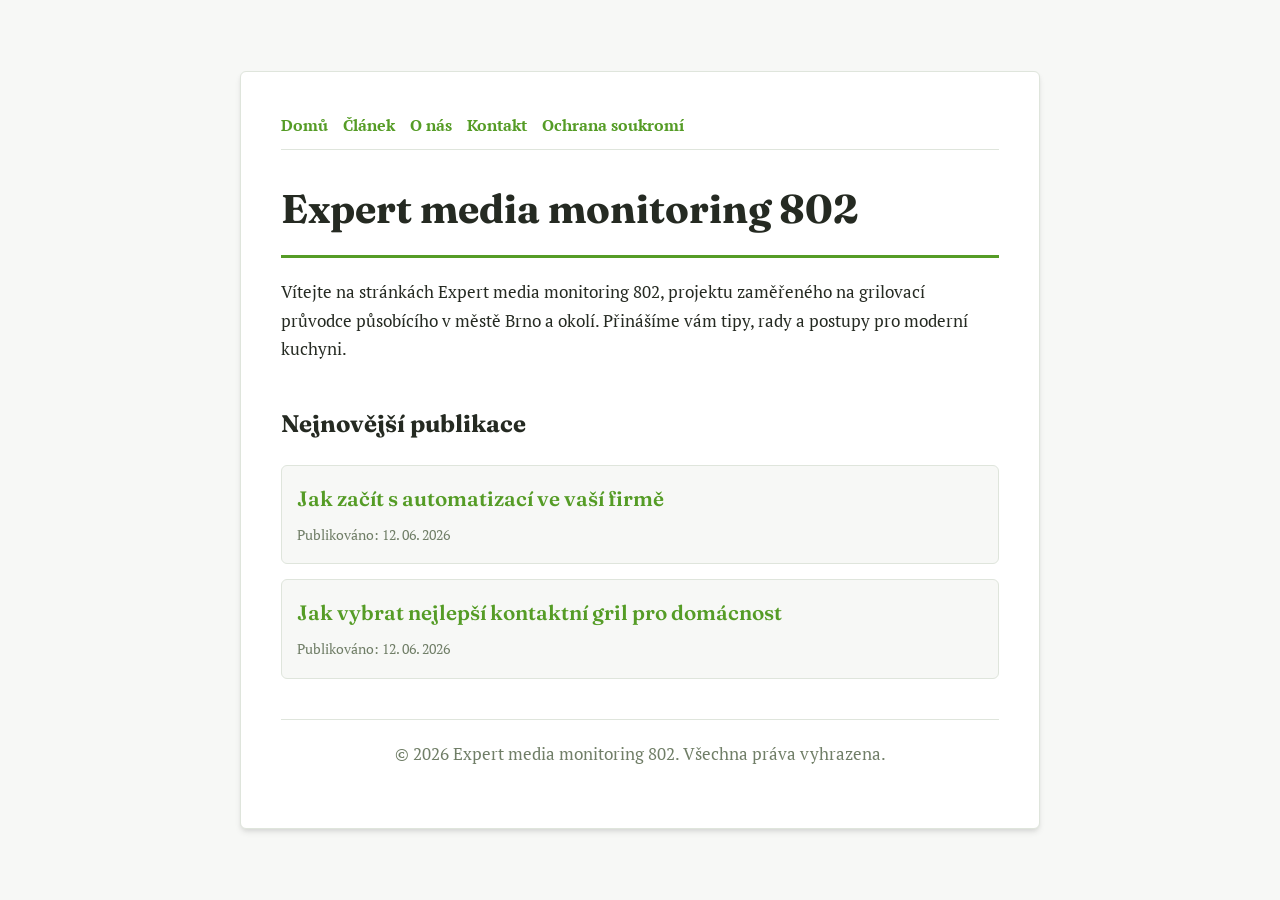
<file: index.html>
<!DOCTYPE html>
<html lang="cs">
<head>
    <meta charset="UTF-8">
    <meta name="viewport" content="width=device-width, initial-scale=1.0">
    <title>Expert media monitoring 802 | Grilovací průvodce - Brno</title>
    <meta name="description" content="Vítejte na stránkách Expert media monitoring 802, projektu zaměřeného na grilovací průvodce působícího v městě Brno a okolí. Přinášíme vám tipy, rady a postupy pro moderní kuchyni.">
    <meta name="geo.region" content="CZ" />
    <meta name="geo.placename" content="Brno" />
    <meta name="geo.position" content="49.1951;16.6068" />
    <meta name="ICBM" content="49.1951, 16.6068" />
    <link rel="stylesheet" href="style.css">
    <script type="application/ld+json">
{
  "@context": "https://schema.org",
  "@type": "LocalBusiness",
  "name": "Expert media monitoring 802",
  "url": "https://expert-media-monitoring-802.github.io",
  "telephone": "+420 541 555 456",
  "address": {
    "@type": "PostalAddress",
    "addressLocality": "Brno",
    "addressRegion": "Jihomoravský",
    "postalCode": "602 00",
    "addressCountry": "CZ"
  },
  "geo": {
    "@type": "GeoCoordinates",
    "latitude": 49.1951,
    "longitude": 16.6068
  }
}
</script>
</head>
<body>
    
        <div class="container" style="max-width: 800px;">
            <nav style="display: flex; gap: 15px; margin-bottom: 25px; border-bottom: 1px solid var(--border-color); padding-bottom: 10px; overflow-x: auto; flex-wrap: wrap;">
            <a href="index.html">Domů</a>
            <a href="jak-zacit-s-automatizaci-ve-vasi-firme.html">Článek</a>
            <a href="about.html">O nás</a>
            <a href="contact.html">Kontakt</a>
            <a href="privacy.html">Ochrana soukromí</a>
        </nav>
            <h1>Expert media monitoring 802</h1>
            <p>Vítejte na stránkách Expert media monitoring 802, projektu zaměřeného na grilovací průvodce působícího v městě Brno a okolí. Přinášíme vám tipy, rady a postupy pro moderní kuchyni.</p>
            <h2 style="margin-top: 40px;">Nejnovější publikace</h2>
            <ul style="list-style-type: none; padding-left: 0;">
                <li style="background: var(--bg-color); padding: 15px; border-radius: var(--border-radius); border: 1px solid var(--border-color); margin-bottom: 15px;">
                <h3 style="margin-bottom: 5px; font-size: 1.3rem;"><a href="jak-zacit-s-automatizaci-ve-vasi-firme.html">Jak začít s automatizací ve vaší firmě</a></h3>
                <span style="font-size:0.85rem; color: var(--muted-text)">Publikováno: 12. 06. 2026</span>
            </li>
<li style="background: var(--bg-color); padding: 15px; border-radius: var(--border-radius); border: 1px solid var(--border-color); margin-bottom: 15px;">
                <h3 style="margin-bottom: 5px; font-size: 1.3rem;"><a href="jak-vybrat-nejlepsi-kontaktni-gril-pro-domacnost.html">Jak vybrat nejlepší kontaktní gril pro domácnost</a></h3>
                <span style="font-size:0.85rem; color: var(--muted-text)">Publikováno: 12. 06. 2026</span>
            </li>

            </ul>
            <footer>
                <p>&copy; 2026 Expert media monitoring 802. Všechna práva vyhrazena.</p>
            </footer>
        </div>
        
</body>
</html>
</file>
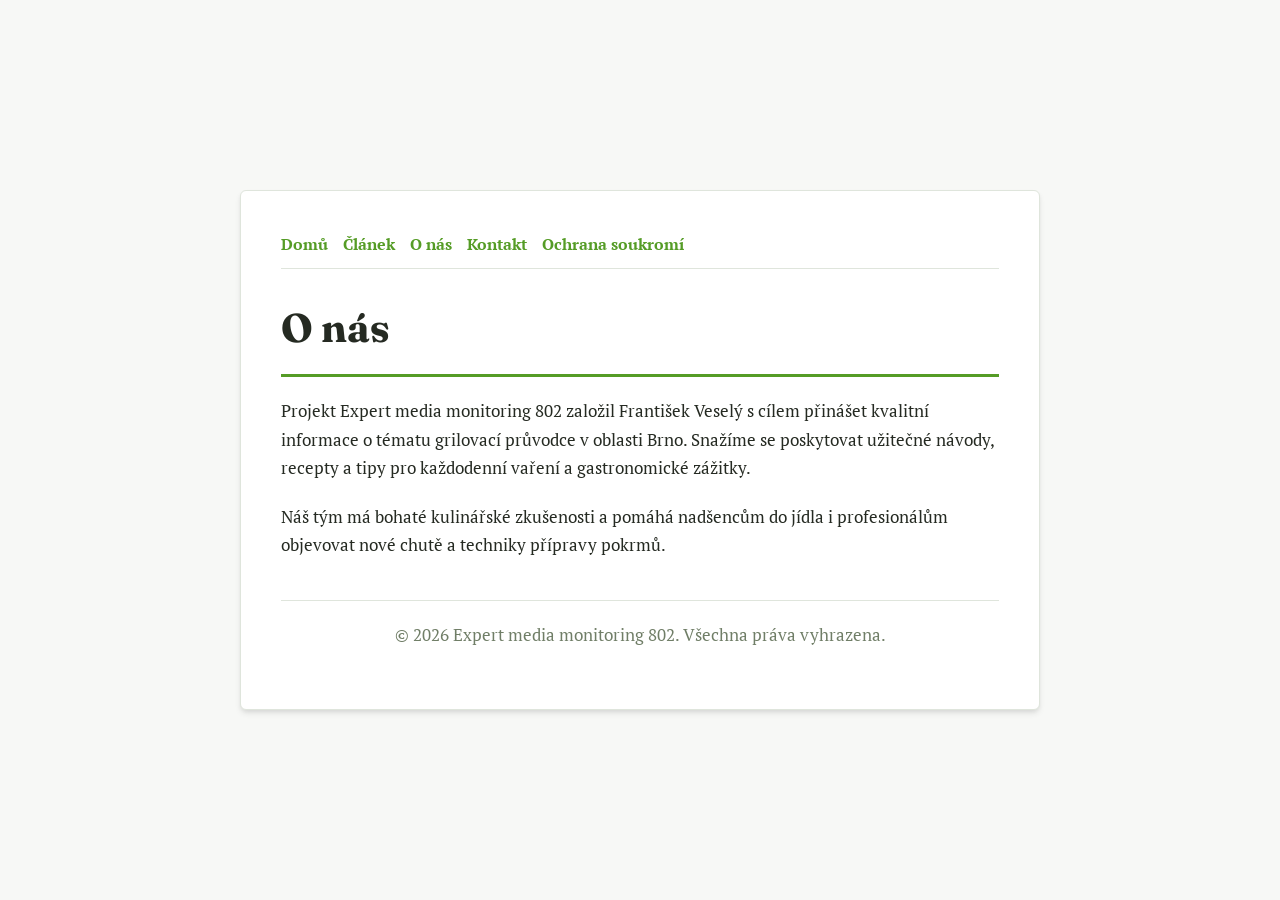
<file: about.html>
<!DOCTYPE html>
<html lang="cs">
<head>
    <meta charset="UTF-8">
    <meta name="viewport" content="width=device-width, initial-scale=1.0">
    <title>O nás | Expert media monitoring 802</title>
    <meta name="description" content="Projekt Expert media monitoring 802 založil František Veselý s cílem přinášet kvalitní informace o tématu grilovací průvodce v oblasti Brno. Snažíme se poskytovat užitečné návody, recepty a tipy pro každodenní vaření a gastronomické zážitky.">
    <meta name="geo.region" content="CZ" />
    <meta name="geo.placename" content="Brno" />
    <meta name="geo.position" content="49.1951;16.6068" />
    <meta name="ICBM" content="49.1951, 16.6068" />
    <link rel="stylesheet" href="style.css">
</head>
<body>
    
        <div class="container" style="max-width: 800px;">
            <nav style="display: flex; gap: 15px; margin-bottom: 25px; border-bottom: 1px solid var(--border-color); padding-bottom: 10px; overflow-x: auto; flex-wrap: wrap;">
            <a href="index.html">Domů</a>
            <a href="jak-zacit-s-automatizaci-ve-vasi-firme.html">Článek</a>
            <a href="about.html">O nás</a>
            <a href="contact.html">Kontakt</a>
            <a href="privacy.html">Ochrana soukromí</a>
        </nav>
            <h1>O nás</h1>
            <p>Projekt Expert media monitoring 802 založil František Veselý s cílem přinášet kvalitní informace o tématu grilovací průvodce v oblasti Brno. Snažíme se poskytovat užitečné návody, recepty a tipy pro každodenní vaření a gastronomické zážitky.</p>
            <p>Náš tým má bohaté kulinářské zkušenosti a pomáhá nadšencům do jídla i profesionálům objevovat nové chutě a techniky přípravy pokrmů.</p>
            <footer>
                <p>&copy; 2026 Expert media monitoring 802. Všechna práva vyhrazena.</p>
            </footer>
        </div>
        
</body>
</html>
</file>
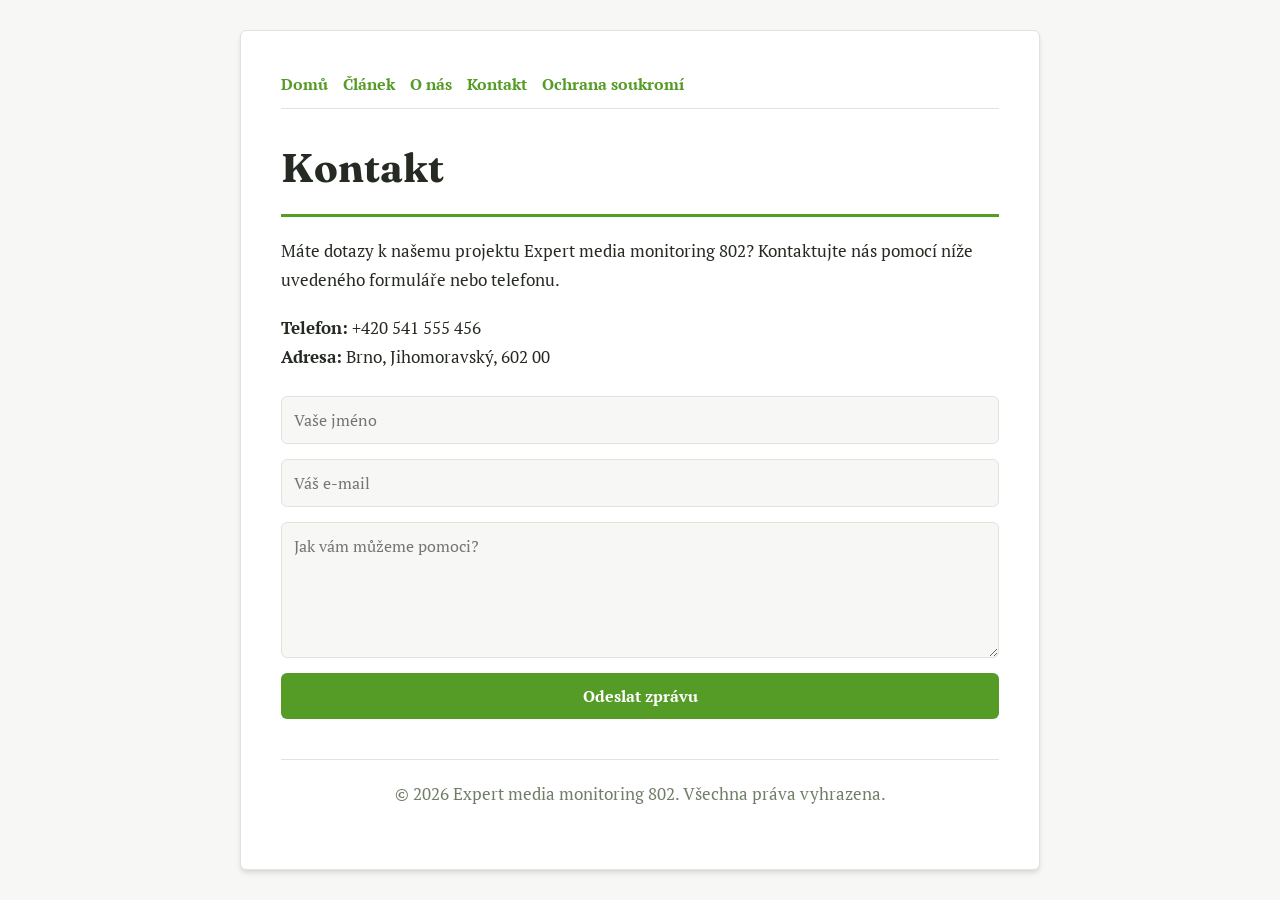
<file: contact.html>
<!DOCTYPE html>
<html lang="cs">
<head>
    <meta charset="UTF-8">
    <meta name="viewport" content="width=device-width, initial-scale=1.0">
    <title>Kontakt | Expert media monitoring 802</title>
    <meta name="description" content="Máte dotazy k našemu projektu Expert media monitoring 802? Kontaktujte nás pomocí níže uvedeného formuláře nebo telefonu.">
    <meta name="geo.region" content="CZ" />
    <meta name="geo.placename" content="Brno" />
    <meta name="geo.position" content="49.1951;16.6068" />
    <meta name="ICBM" content="49.1951, 16.6068" />
    <link rel="stylesheet" href="style.css">
</head>
<body>
    
        <div class="container" style="max-width: 800px;">
            <nav style="display: flex; gap: 15px; margin-bottom: 25px; border-bottom: 1px solid var(--border-color); padding-bottom: 10px; overflow-x: auto; flex-wrap: wrap;">
            <a href="index.html">Domů</a>
            <a href="jak-zacit-s-automatizaci-ve-vasi-firme.html">Článek</a>
            <a href="about.html">O nás</a>
            <a href="contact.html">Kontakt</a>
            <a href="privacy.html">Ochrana soukromí</a>
        </nav>
            <h1>Kontakt</h1>
            <p>Máte dotazy k našemu projektu Expert media monitoring 802? Kontaktujte nás pomocí níže uvedeného formuláře nebo telefonu.</p>
            <p><strong>Telefon:</strong> +420 541 555 456<br><strong>Adresa:</strong> Brno, Jihomoravský, 602 00</p>
            <form action="https://formspree.io/f/placeholder" method="POST">
                <input type="text" name="name" placeholder="Vaše jméno" required>
                <input type="email" name="email" placeholder="Váš e-mail" required>
                <textarea name="message" placeholder="Jak vám můžeme pomoci?" rows="5" required></textarea>
                <button type="submit">Odeslat zprávu</button>
            </form>
            <footer>
                <p>&copy; 2026 Expert media monitoring 802. Všechna práva vyhrazena.</p>
            </footer>
        </div>
        
</body>
</html>
</file>
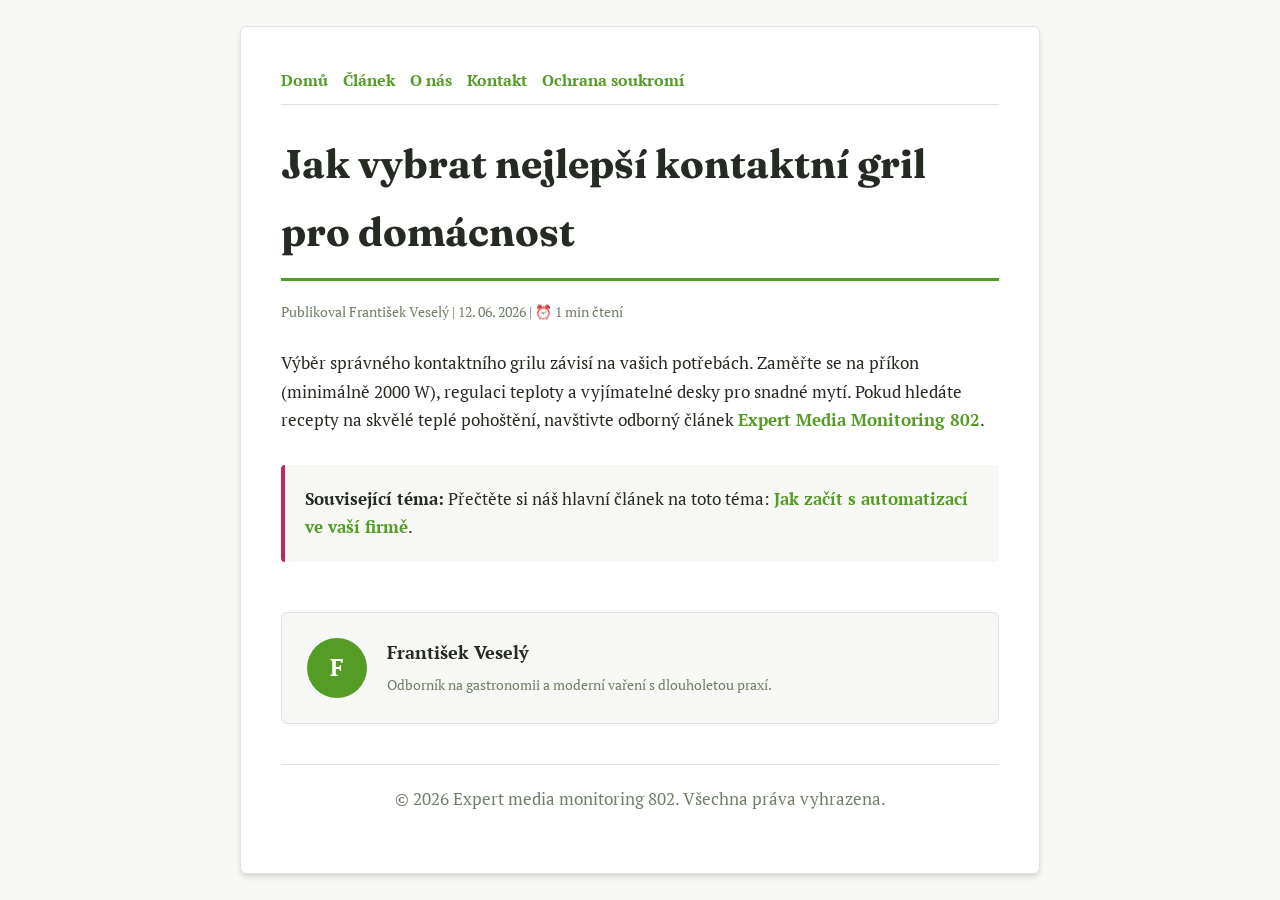
<file: jak-vybrat-nejlepsi-kontaktni-gril-pro-domacnost.html>
<!DOCTYPE html>
<html lang="cs">
<head>
    <meta charset="UTF-8">
    <meta name="viewport" content="width=device-width, initial-scale=1.0">
    <title>Jak vybrat nejlepší kontaktní gril pro domácnost - Expert media monitoring 802</title>
    <meta name="description" content="Jak vybrat nejlepší kontaktní gril pro domácnost">
    <meta name="geo.region" content="CZ" />
    <meta name="geo.placename" content="Brno" />
    <meta name="geo.position" content="49.1951;16.6068" />
    <meta name="ICBM" content="49.1951, 16.6068" />
    <link rel="stylesheet" href="style.css">
</head>
<body>
    
            <div class="container" style="max-width: 800px;">
                <nav style="display: flex; gap: 15px; margin-bottom: 25px; border-bottom: 1px solid var(--border-color); padding-bottom: 10px; overflow-x: auto; flex-wrap: wrap;">
            <a href="index.html">Domů</a>
            <a href="jak-zacit-s-automatizaci-ve-vasi-firme.html">Článek</a>
            <a href="about.html">O nás</a>
            <a href="contact.html">Kontakt</a>
            <a href="privacy.html">Ochrana soukromí</a>
        </nav>
                <h1>Jak vybrat nejlepší kontaktní gril pro domácnost</h1>
                <div style="font-size:0.85rem; color: var(--muted-text); margin-bottom: 25px;">
                    Publikoval František Veselý | 12. 06. 2026 | ⏰ 1 min čtení
                </div>
                <article style="margin-top: 20px;">
                    <p>Výběr správného kontaktního grilu závisí na vašich potřebách. Zaměřte se na příkon (minimálně 2000 W), regulaci teploty a vyjímatelné desky pro snadné mytí. Pokud hledáte recepty na skvělé teplé pohoštění, navštivte odborný článek <a href="https://dwnldfullmovie-create.github.io/media-monitoring-svet-185/trendy-v-oblasti-digitalni-transformace-a-automatizace-procesu.html">Expert Media Monitoring 802</a>.</p>
                    <div class="link-resource" style="margin-top: 30px; padding: 20px; border-left: 4px solid var(--accent-color); background: var(--bg-color); border-radius: 4px;"><p style="margin: 0;"><strong>Související téma:</strong> Přečtěte si náš hlavní článek na toto téma: <a href="jak-zacit-s-automatizaci-ve-vasi-firme.html">Jak začít s automatizací ve vaší firmě</a>.</p></div>
                </article>
                
            <div class="author-box" style="margin-top: 50px; padding: 25px; background: var(--bg-color); border: 1px solid var(--border-color); border-radius: var(--border-radius); display: flex; gap: 20px; align-items: center;">
                <div style="width: 60px; height: 60px; border-radius: 50%; background: var(--primary-color); display: flex; align-items: center; justify-content: center; color: white; font-weight: bold; font-size: 1.5rem;">F</div>
                <div>
                    <h4 style="margin-bottom: 5px; font-weight: bold; font-size: 1.1rem;">František Veselý</h4>
                    <p style="margin: 0; font-size: 0.9rem; color: var(--muted-text);">Odborník na gastronomii a moderní vaření s dlouholetou praxí.</p>
                </div>
            </div>
            
                <footer>
                    <p>&copy; 2026 Expert media monitoring 802. Všechna práva vyhrazena.</p>
                </footer>
            </div>
            
</body>
</html>
</file>
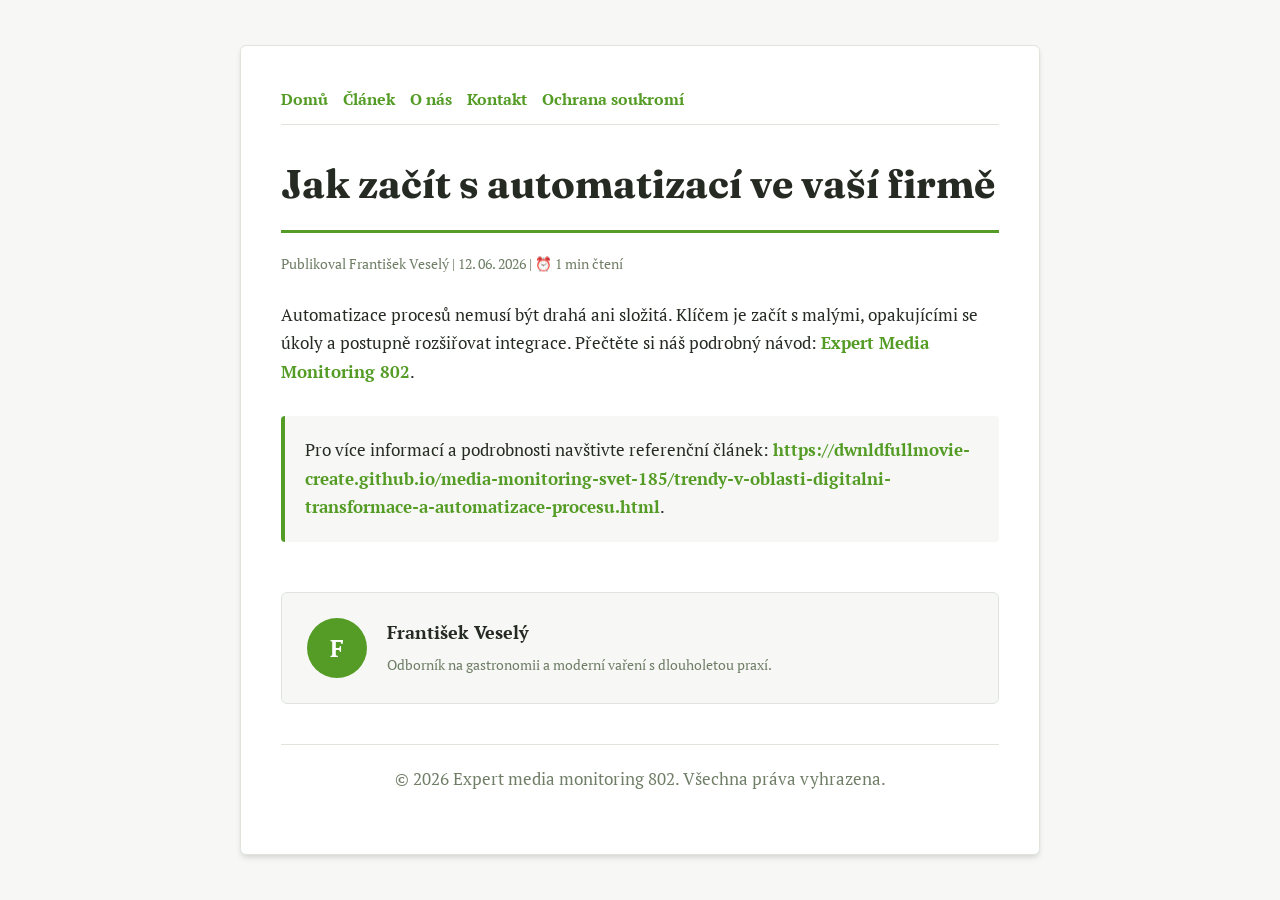
<file: jak-zacit-s-automatizaci-ve-vasi-firme.html>
<!DOCTYPE html>
<html lang="cs">
<head>
    <meta charset="UTF-8">
    <meta name="viewport" content="width=device-width, initial-scale=1.0">
    <title>Jak začít s automatizací ve vaší firmě - Expert media monitoring 802</title>
    <meta name="description" content="Jak začít s automatizací ve vaší firmě">
    <meta name="geo.region" content="CZ" />
    <meta name="geo.placename" content="Brno" />
    <meta name="geo.position" content="49.1951;16.6068" />
    <meta name="ICBM" content="49.1951, 16.6068" />
    <link rel="stylesheet" href="style.css">
</head>
<body>
    
            <div class="container" style="max-width: 800px;">
                <nav style="display: flex; gap: 15px; margin-bottom: 25px; border-bottom: 1px solid var(--border-color); padding-bottom: 10px; overflow-x: auto; flex-wrap: wrap;">
            <a href="index.html">Domů</a>
            <a href="jak-zacit-s-automatizaci-ve-vasi-firme.html">Článek</a>
            <a href="about.html">O nás</a>
            <a href="contact.html">Kontakt</a>
            <a href="privacy.html">Ochrana soukromí</a>
        </nav>
                <h1>Jak začít s automatizací ve vaší firmě</h1>
                <div style="font-size:0.85rem; color: var(--muted-text); margin-bottom: 25px;">
                    Publikoval František Veselý | 12. 06. 2026 | ⏰ 1 min čtení
                </div>
                <article style="margin-top: 20px;">
                    <p>Automatizace procesů nemusí být drahá ani složitá. Klíčem je začít s malými, opakujícími se úkoly a postupně rozšiřovat integrace. Přečtěte si náš podrobný návod: <a href="https://dwnldfullmovie-create.github.io/media-monitoring-svet-185/trendy-v-oblasti-digitalni-transformace-a-automatizace-procesu.html">Expert Media Monitoring 802</a>.</p>
                    <div class="link-resource" style="margin-top: 30px; padding: 20px; border-left: 4px solid var(--primary-color); background: var(--bg-color); border-radius: 4px;"><p style="margin: 0;">Pro více informací a podrobnosti navštivte referenční článek: <strong><a href="https://dwnldfullmovie-create.github.io/media-monitoring-svet-185/trendy-v-oblasti-digitalni-transformace-a-automatizace-procesu.html">https://dwnldfullmovie-create.github.io/media-monitoring-svet-185/trendy-v-oblasti-digitalni-transformace-a-automatizace-procesu.html</a></strong>.</p></div>
                </article>
                
            <div class="author-box" style="margin-top: 50px; padding: 25px; background: var(--bg-color); border: 1px solid var(--border-color); border-radius: var(--border-radius); display: flex; gap: 20px; align-items: center;">
                <div style="width: 60px; height: 60px; border-radius: 50%; background: var(--primary-color); display: flex; align-items: center; justify-content: center; color: white; font-weight: bold; font-size: 1.5rem;">F</div>
                <div>
                    <h4 style="margin-bottom: 5px; font-weight: bold; font-size: 1.1rem;">František Veselý</h4>
                    <p style="margin: 0; font-size: 0.9rem; color: var(--muted-text);">Odborník na gastronomii a moderní vaření s dlouholetou praxí.</p>
                </div>
            </div>
            
                <footer>
                    <p>&copy; 2026 Expert media monitoring 802. Všechna práva vyhrazena.</p>
                </footer>
            </div>
            
</body>
</html>
</file>
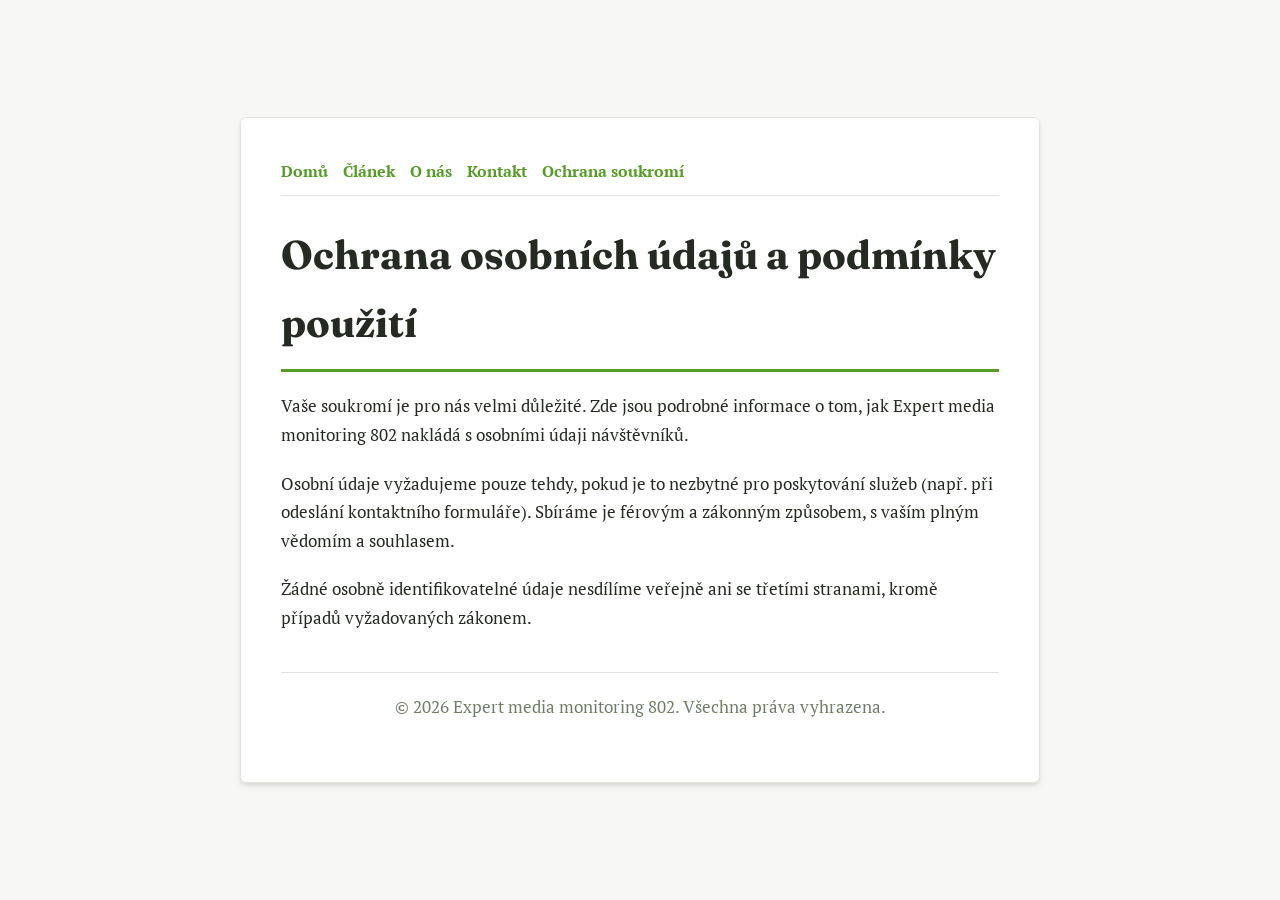
<file: privacy.html>
<!DOCTYPE html>
<html lang="cs">
<head>
    <meta charset="UTF-8">
    <meta name="viewport" content="width=device-width, initial-scale=1.0">
    <title>Ochrana osobních údajů a podmínky použití - Expert media monitoring 802</title>
    <meta name="description" content="Vaše soukromí je pro nás velmi důležité. Zde jsou podrobné informace o tom, jak Expert media monitoring 802 nakládá s osobními údaji návštěvníků.">
    <meta name="geo.region" content="CZ" />
    <meta name="geo.placename" content="Brno" />
    <meta name="geo.position" content="49.1951;16.6068" />
    <meta name="ICBM" content="49.1951, 16.6068" />
    <link rel="stylesheet" href="style.css">
</head>
<body>
    
        <div class="container" style="max-width: 800px;">
            <nav style="display: flex; gap: 15px; margin-bottom: 25px; border-bottom: 1px solid var(--border-color); padding-bottom: 10px; overflow-x: auto; flex-wrap: wrap;">
            <a href="index.html">Domů</a>
            <a href="jak-zacit-s-automatizaci-ve-vasi-firme.html">Článek</a>
            <a href="about.html">O nás</a>
            <a href="contact.html">Kontakt</a>
            <a href="privacy.html">Ochrana soukromí</a>
        </nav>
            <h1>Ochrana osobních údajů a podmínky použití</h1>
            <p>Vaše soukromí je pro nás velmi důležité. Zde jsou podrobné informace o tom, jak Expert media monitoring 802 nakládá s osobními údaji návštěvníků.</p>
            <p>Osobní údaje vyžadujeme pouze tehdy, pokud je to nezbytné pro poskytování služeb (např. při odeslání kontaktního formuláře). Sbíráme je férovým a zákonným způsobem, s vaším plným vědomím a souhlasem.</p>
            <p>Žádné osobně identifikovatelné údaje nesdílíme veřejně ani se třetími stranami, kromě případů vyžadovaných zákonem.</p>
            <footer>
                <p>&copy; 2026 Expert media monitoring 802. Všechna práva vyhrazena.</p>
            </footer>
        </div>
        
</body>
</html>
</file>
<file: style.css>
@import url('https://fonts.googleapis.com/css2?family=Fraunces:wght@700&family=PT+Serif:wght@400;600&display=swap');

:root {
    --bg-color: hsl(96, 15%, 97%);
    --card-bg: hsl(96, 15%, 100%);
    --text-color: hsl(96, 10%, 15%);
    --muted-text: hsl(96, 10%, 45%);
    --primary-color: hsl(96, 61%, 38%);
    --accent-color: hsl(336, 65%, 45%);
    --border-color: hsl(96, 15%, 88%);
    --border-radius: 6px;
    --shadow: 0 4px 6px -1px rgba(0, 0, 0, 0.1), 0 2px 4px -1px rgba(0, 0, 0, 0.06);
    --font-headline: 'Fraunces', sans-serif;
    --font-body: 'PT Serif', sans-serif;
}

* {
    box-sizing: border-box;
    margin: 0;
    padding: 0;
}

body {
    background-color: var(--bg-color);
    color: var(--text-color);
    font-family: var(--font-body);
    line-height: 1.7;
    padding: 20px;
    display: flex;
    justify-content: center;
    min-height: 100vh;
}

a {
    color: var(--primary-color);
    text-decoration: none;
    font-weight: 600;
    transition: color 0.2s ease;
}

a:hover {
    color: var(--accent-color);
    text-decoration: underline;
}

.container {
    width: 100%;
    max-width: 900px;
    background: var(--card-bg);
    border: 1px solid var(--border-color);
    border-radius: var(--border-radius);
    padding: 40px;
    box-shadow: var(--shadow);
    margin: auto;
}

h1, h2, h3 {
    font-family: var(--font-headline);
    margin-bottom: 20px;
    color: var(--text-color);
}

h1 {
    font-size: 2.5rem;
    border-bottom: 3px solid var(--primary-color);
    padding-bottom: 12px;
}

p {
    margin-bottom: 20px;
    font-size: 1.05rem;
}

ul {
    margin-bottom: 20px;
    padding-left: 20px;
}

li {
    margin-bottom: 8px;
}

form {
    display: flex;
    flex-direction: column;
    gap: 15px;
    margin-top: 25px;
}

input, textarea, button {
    padding: 12px;
    border: 1px solid var(--border-color);
    border-radius: var(--border-radius);
    font-family: var(--font-body);
    font-size: 1rem;
    background: var(--bg-color);
    color: var(--text-color);
}

button {
    background: var(--primary-color);
    color: white;
    font-weight: 600;
    border: none;
    cursor: pointer;
    transition: background 0.2s ease;
}

button:hover {
    background: var(--accent-color);
}

footer {
    margin-top: 40px;
    border-top: 1px solid var(--border-color);
    padding-top: 20px;
    font-size: 0.9rem;
    color: var(--muted-text);
    text-align: center;
}
</file>
